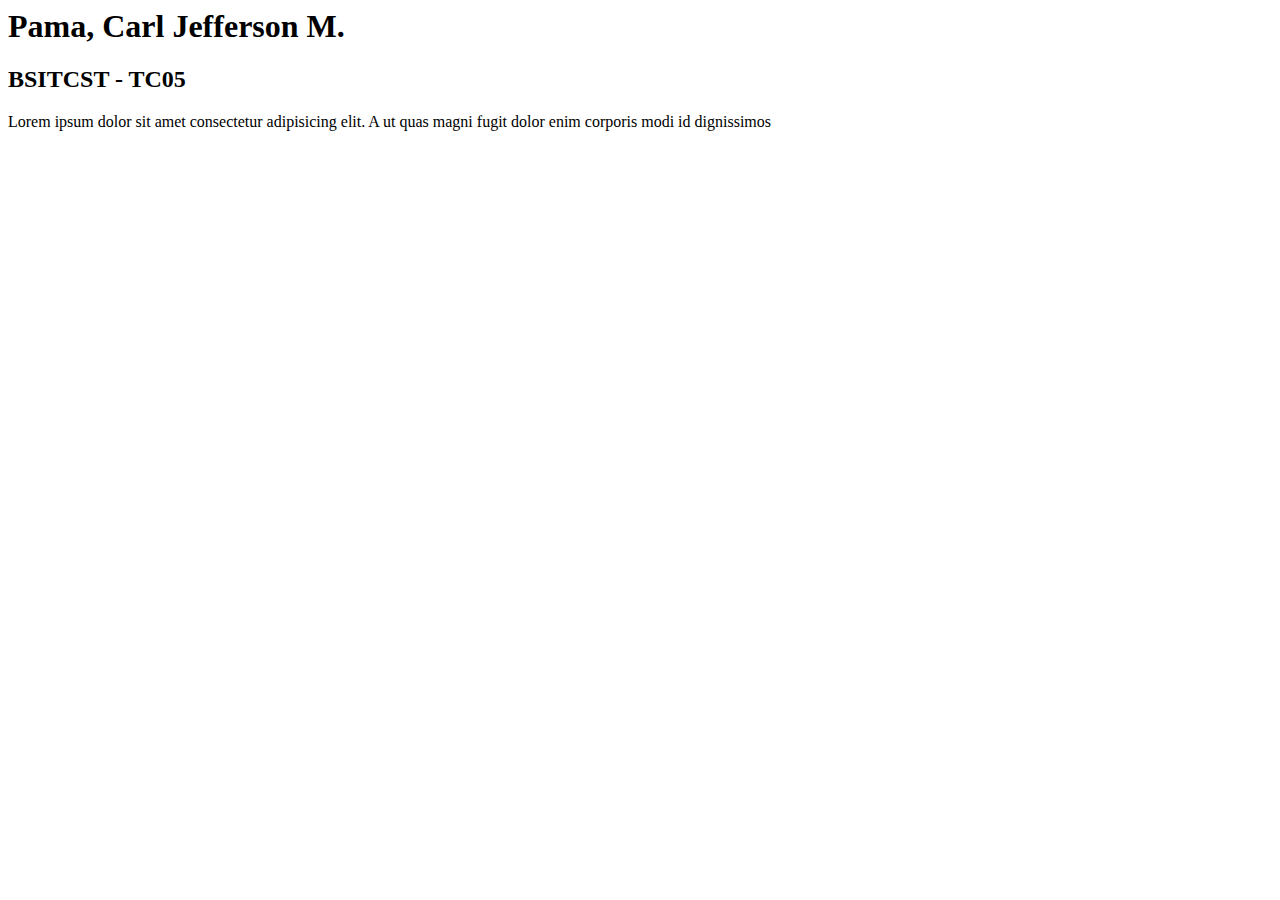
<file: index.html>
<html lang="en">
  <head>
    <title>IT0043 - TC05</title>
  </head>
  <body>
    <h1>Pama, Carl Jefferson M.</h1>
    <h2>BSITCST - TC05</h2>
    <p>Lorem ipsum dolor sit amet consectetur
    adipisicing elit. A ut quas magni fugit
    dolor enim corporis modi id dignissimos</p>
  </body>
</html>
</file>
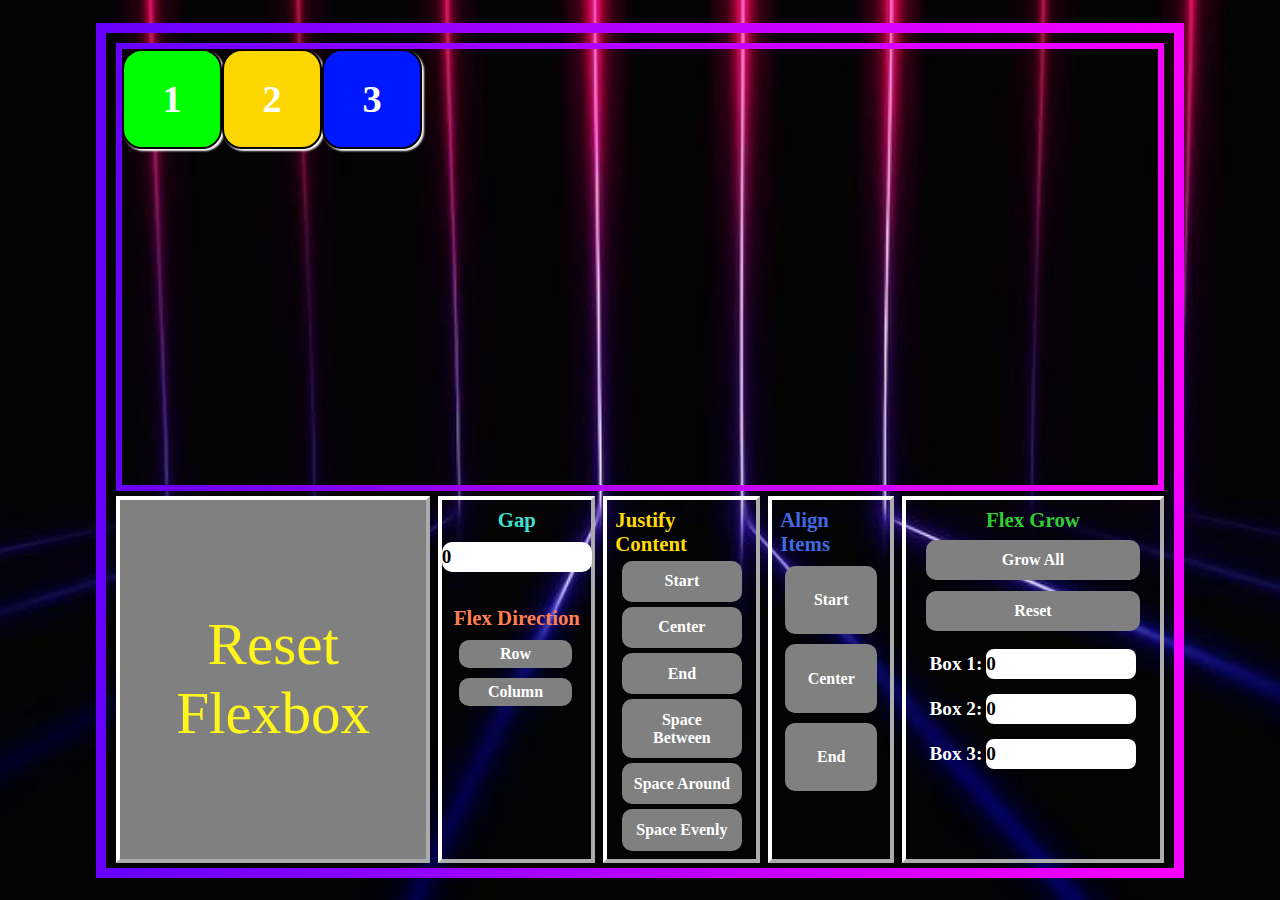
<file: Pama-Paquit_tsa7.html>
<!DOCTYPE html>

<html lang="en">

<head>

    <meta charset="UTF-8">

    <meta name="viewport" content="width=device-width, initial-scale=1.0">

    <title>FlexBox Simulator</title>

    <link rel="stylesheet" href="Pama_Paquit_tsa7.css">

</head>

<body>



    <div class="screen">

        

        <div class="calculator">

            

            <div class="calculator-screen" id="flexbox-container">

                <div class="box" id="box1" id="1">1</div>

                <div class="box" id="box2">2</div>

                <div class="box" id="box3">3</div>

            </div>



            <div class="calculator-buttons">

                

                <div class="reset" id="reset">

                    <button class="resetFlexbox" id="resetFlexbox">Reset Flexbox</button>

                </div>



                <div class="control-group" id="cg1">

                    <div class="cg1-top">

                        <label for="gap" class="mod-name" id="mod-name1">Gap</label>

                        <input type="number" id="gap" value="0" class="gap-blank" min="0">

                    </div>
                  
                    <div class="cg1-bottom">

                        <label class="mod-name" id="mod-name2">Flex Direction</label>

                        <button class="flex-direction" data-direction="row">Row</button>
    
                        <button class="flex-direction" data-direction="column">Column</button>

                    </div>


                </div>



                <div class="control-group" id="cg2">

                    <label class="mod-name" id="mod-name3">Justify Content</label>

                    <button class="justify-content" data-justify="flex-start">Start</button>

                    <button class="justify-content" data-justify="center">Center</button>

                    <button class="justify-content" data-justify="flex-end">End</button>

                    <button class="justify-content" data-justify="space-between">Space Between</button>

                    <button class="justify-content" data-justify="space-around">Space Around</button>

                    <button class="justify-content" data-justify="space-evenly">Space Evenly</button>

                </div>



                <div class="control-group" id="cg3">

                    <label class="mod-name" id="mod-name4">Align Items</label>

                    <button class="align-items" data-align="flex-start">Start</button>

                    <button class="align-items" data-align="center">Center</button>

                    <button class="align-items" data-align="flex-end">End</button>

                </div>



                <div class="control-group" id="cg4">

                    <label class="mod-name" id="mod-name5">Flex Grow</label>

                    <button id="growAll" class="grow-button">Grow All</button>

                    <button id="resetGrow" class="grow-button">Reset</button>

                    <div>

                        <label for="box1Grow" class="grow-name">Box 1:</label>

                        <input type="number" id="box1Grow" value="0" class="grow-blank">

                    </div>

                    <div>

                        <label for="box2Grow" class="grow-name">Box 2:</label>

                        <input type="number" id="box2Grow" value="0" class="grow-blank"> 

                    </div>

                    <div>

                        <label for="box3Grow" class="grow-name">Box 3:</label>

                        <input type="number" id="box3Grow" value="0" class="grow-blank">

                    </div>

                </div>

                

            </div>



        </div>

    </div>



    <script src="Pama_Paquit_tsa7.js"></script>

</body>

</html>
</file>
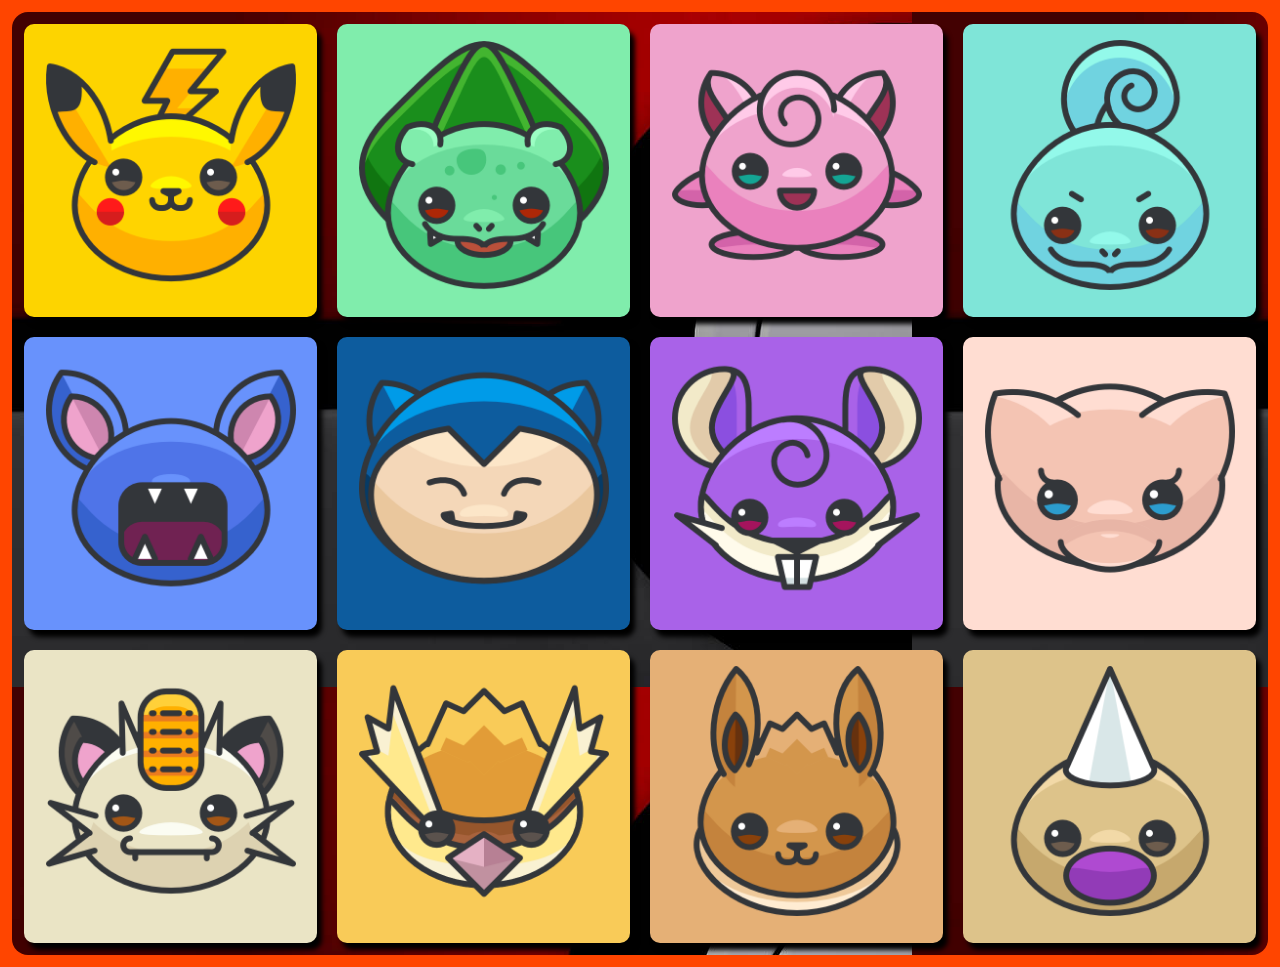
<file: Pama_mpe.html>
<!DOCTYPE html>
<html lang="en">
<head>
    <meta charset="UTF-8">
    <meta name="viewport" content="width=device-width, initial-scale=1.0">
    <title>POKEMON GRIDS: GENERATION TWO</title>
    <link rel="stylesheet" href="Pama_stylempe.css">
</head>
<body>
    <div class="container">
        <div class="box" id="b1">
            <img src="pikachu.png" alt="">
            <p>PIKACHU</p>
            <p class="type" id="electric">ELECTRIC</p>
            <img src="pokeball.png" alt="pokeball" class="pokeball">
        </div>
        <div class="box" id="b2">
            <img src="bulbasaur.png" alt="">
            <p>BULBASAUR</p>
            <p class="type" id="grass">GRASS</p>
            <p class="type" id="poison">POISON</p>
            <img src="pokeball.png" alt="pokeball" class="pokeball">
        </div>
        <div class="box" id="b3">
            <img src="jigglypuff.png" alt="">
            <p>JIGGLYPUFF</p>
            <p class="type" id="normal">NORMAL</p>
            <p class="type" id="fairy">FAIRY</p>
            <img src="pokeball.png" alt="pokeball" class="pokeball">
        </div>
        <div class="box" id="b4">
            <img src="squirtle.png" alt="">
            <p>SQUIRTLE</p>
            <p class="type" id="water">WATER</p>
            <img src="pokeball.png" alt="pokeball" class="pokeball">
        </div>
        <div class="box" id="b5">
            <img src="zubat.png" alt="">
            <p>ZUBAT</p>
            <p class="type" id="poison">POISON</p>
            <p class="type" id="flying">FLYING</p>
            <img src="pokeball.png" alt="pokeball" class="pokeball">
        </div>
        <div class="box" id="b6">
            <img src="snorlax.png" alt="">
            <p>SNORLAX</p>
            <p class="type" id="normal">NORMAL</p>
            <img src="pokeball.png" alt="pokeball" class="pokeball">
        </div>
        <div class="box" id="b7">
            <img src="rattata.png" alt="">
            <p>RATTATA</p>
            <p class="type" id="normal">NORMAL</p>
            <img src="pokeball.png" alt="pokeball" class="pokeball">
        </div>
        <div class="box" id="b8">
            <img src="mew.png" alt="">
            <p>MEW</p>
            <p class="type" id="psychic">PSYCHIC</p>
            <img src="pokeball.png" alt="pokeball" class="pokeball">
        </div>
        <div class="box" id="b9">
            <img src="meowth.png" alt="">
            <p>MEOWTH</p>
            <p class="type" id="normal">NORMAL</p>
            <img src="pokeball.png" alt="pokeball" class="pokeball">
        </div>
        <div class="box" id="b10">
            <img src="pidgey.png" alt="">
            <p>PIDGEY</p>
            <p class="type" id="normal">NORMAL</p>
            <p class="type" id="flying">FLYING</p>
            <img src="pokeball.png" alt="pokeball" class="pokeball">
        </div>
        <div class="box" id="b11">
            <img src="eevee.png" alt="">
            <p>EEVEE</p>
            <p class="type" id="normal">NORMAL</p>
            <img src="pokeball.png" alt="pokeball" class="pokeball">
        </div>
        <div class="box" id="b12">
            <img src="weedle.png" alt="">
            <p>WEEDLE</p>
            <p class="type" id="bug">BUG</p>
            <p class="type" id="poison">POISON</p>
            <img src="pokeball.png" alt="pokeball" class="pokeball">
        </div>
        

    </div>
    
    
</body>
</html>
</file>
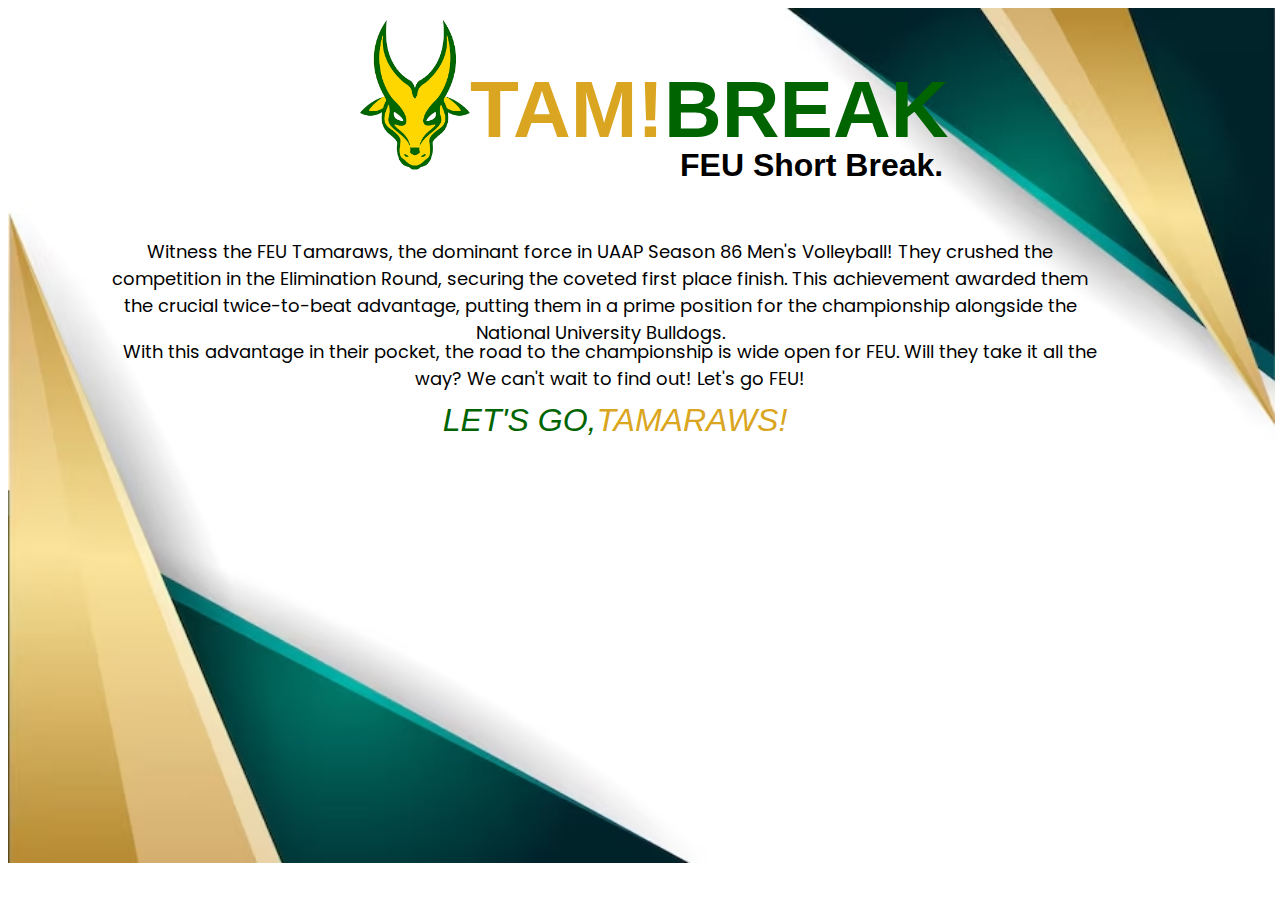
<file: PAMA_TSA3.html>
<!DOCTYPE html>
<html lang="en">
<head>
    <meta charset="UTF-8">
    <meta name="viewport" content="width=device-width, initial-scale=1.0">
    <title>CSS</title>
    <link rel="stylesheet" href="PAMA_TSA3.css">
<script type="text/javascript" src="https://gc.kis.v2.scr.kaspersky-labs.com/FD126C42-EBFA-4E12-B309-BB3FDD723AC1/main.js?attr=[base64]" nonce="d19fe78930f84a5ca5ed921a6388c549" charset="UTF-8"></script></head>
<body>
    <div class="FEUUU">
        <img src="FEUUU.png" alt="PIYUU" class="FEUUU">
    </div>
     <div class="FEUU">
        <img src="FEUU.jpg" alt="PIYU" class="FEUU">
     </div>
    
     

        
    <h1 class="heading">
        <span class="span1">TAM!</span><span class="span2">BREAK

        </span>
    </h1>
    <h2 class="subheading">
        FEU Short Break.
    </h2>
    <p class="p1">
        Witness the FEU Tamaraws, the dominant force in UAAP Season 86 Men's Volleyball! 
        They crushed the competition in the Elimination Round, securing the coveted first place finish. 
        This achievement awarded them the crucial twice-to-beat advantage, putting them in a prime position 
        for the championship alongside the National University Bulldogs. 
    </p>
    <p class="p2">
        With this advantage in their pocket, the road to the 
        championship is wide open for FEU.  Will they take it all the way? We can't wait to find out! Let's go FEU!
    </p>

    <p class="p3">
    <span class="span2">LET'S GO,</span><span class="span1">TAMARAWS!


    </span>
        
    </p>


    
    
    
    
</body>
</html>
</file>
<file: Pama_Paquit_tsa7.css>
* {

    padding: 0;

    border: 0;

    margin: 0;

    box-sizing: border-box;

    transition: all ease;

    transition-duration: 0.4s;

    font-family: Georgia, 'Times New Roman', Times, serif;

}



.screen {

    width: 100vw;

    height: 100vh;

    background-size: cover;

    background-position: top center;

    background-repeat: no-repeat;

    background-attachment: fixed;

    display: flex;

    align-items: center;

    justify-content: center;

    background-image: url(Background.png);

}

.calculator {

    border: 10px solid;

    border-image: linear-gradient(to right, #6700ff, #8a00ff, #b700ff, #da00ff, #f500ff) 1;
   

    width: 85vw;

    height: 95vh;

    padding: 10px;
    padding-bottom: 5px;

    display: flex;

    flex-direction: column;

    /* background: black; */

}



.calculator-screen {

    border: 6px solid;
    border-image: linear-gradient(to right, #6700ff, #8a00ff, #b700ff, #da00ff, #f500ff) 1;
    border-style: dotted;

    display: flex;

    width: 100%;

    height: 55%;

    align-items: flex-start;

}



.box {

    border: solid rgb(0, 0, 0) 2px;

    border-radius: 20px;

    display: flex;

    width: 100px;

    height: 100px;

    align-items: center;

    justify-content: center;

    font-size: 2.4rem;

    font-weight: 600;

}



#box1 {

    background-color: #00FF02;

    color: white;

    box-shadow: white 2px 2px 2px;

    
    
    

}



#box2 {

    background-color: #FFD700;

    color: white;

    box-shadow: white 2px 2px 2px;

}



#box3 {

    background-color: #0018FF;

    color: white;

    box-shadow: white 2px 2px 2px;

}

.calculator-buttons {

    display: flex;

    width: 100%;

    height: 45%;

    margin-top: 5px;

    justify-content: space-between;

    flex-direction: row;

    /* border: solid red 2px; */
}

button {

    padding: 5px 10px;

    border: none;

    background-color: gray;

    color: white;

    cursor: pointer;

}

button:hover {

    background-color: #252525;
    

}

.control-group {

    width: 15%;

    display: flex;

    flex-direction: column;

    align-items: flex-start;

    padding: 8px;

    gap: 5px;

    border: solid white 4px;
    border-style: outset;

}

#cg1 {
    display: flex;
    display: Flex;
    align-items: center;
    gap: 10%;
}

#cg2 {
    display: Flex;
    justify-content: center;
    align-items: center;
}

#cg3 {
    width: 12%;
    display: Flex;
    align-items: center;
    gap: 10px;
}

#cg4 {
    display: Flex;
    align-items: center;
    width: 25%;
}

.reset {

    width: 30%;

    display: flex;

}

.resetFlexbox {

    border: solid white 4px;

    border-style: outset;

    background-color: gray;

    cursor: pointer;

    width: 100%;

    font-size: 3.7rem;

    color: #fff41b;

}

.mod-name {
    display: flex;
    justify-content: center;
    align-items: center;
    font-size: 1.3rem;
    font-weight: 600;


    
}

#mod-name1{
    color: #40E0D0;
    

}
#mod-name2{
    color: #FF7F50;

}
#mod-name3{
    color: #FFDA03;

}
#mod-name4{
    color: #4169E1;


}
#mod-name5{
    color: #32CD32;
}




.gap-blank{
    max-width: 150px;
    height: 30px;
    font-size: 1.2rem;  
    margin-top: 10px;
    font-weight: 550;
    border-radius: 10px;
}

.flex-direction {
    display: flex;
    width: 90%;
    text-align: center;
    justify-content: center;
    align-items: center;
    border-radius: 10px;
    font-size: 1rem;
    font-weight: 550;
    margin: 5px;
    margin-top: 10px;
}

.justify-content {
    display: flex;
    flex-grow: 1;
    width: 90%;
    text-align: center;
    justify-content: center;
    align-items: center;
    border-radius: 10px;
    font-size: 1rem;
    font-weight: 550;
}

.align-items {
    display: flex;
    width: 90%;
    height: 20%;
    text-align: center;
    justify-content: center;
    align-items: center;
    border-radius: 10px;
    font-size: 1rem;
    font-weight: 550;
}

.grow-button{
    display: flex;
    width: 90%;
    height: 40px;
    text-align: center;
    justify-content: center;
    align-items: center;
    border-radius: 10px;
    font-size: 1rem;
    font-weight: 550;
    margin: 3px;
}

.grow-name{
    font-size: 1.2rem;
    font-weight: 600;
    color: white;
}

.grow-blank{
    max-width: 150px;
    height: 30px;
    font-size: 1.2rem;  
    margin-top: 10px;
    font-weight: 550;
    border-radius: 8px;
    background-color: white;

    color: black;   
}
</file>
<file: Pama_stylempe.css>
@import url('https://fonts.googleapis.com/css2?family=Exo+2:ital,wght@0,100..900;1,100..900&display=swap');

* {
    padding: 0;
    border: 0;
    margin: 0;
    box-sizing: border-box;
    
    ;
}
body{
    background-color: orangered;
}

.container{
    background-image: url(Pokemonbg.jpg);
    margin: 0.75rem;
    padding: 0.75rem;
    display: flex;
    justify-content: space-around;
    gap: 20px;
    flex-wrap: wrap;
    border-radius: 1rem;
    text-align: center;
}

.box{
    width: auto;
    height: auto;
    font-size: 3rem;
    padding: 1rem;
    text-align: center;
    border-radius: 10px;
    box-shadow: 5px 7px 5px;
    flex-grow: 1;
}

p{
    display: none;
    font-family: "Exo 2";
    font-size: larger;
    font-weight: bold;
}

.pokeball{
    display: none;
}

img{
    width: 250px;
}



@media (max-width: 1200px){
    .container{
        flex-direction: column;
        /* align-items: stretch; */
    }
     .box{
        align-items: center;
        display: flex;
        justify-content: space-between;

     }

    p{
        display: inline-block;
        font-size: 2rem;

    }
    .pokeball{
        display: inline-block;
        width: 50px;
        height: 50px;
    }

    img{
        width: 60px;
    }
    .box:hover{
        background-image: url(Gameboy.png);
    }
    .type{
        display: none;
    }


}

@media (max-width: 520px){
    .container{
        flex-direction: column;
    }
     .box{
        display: block;
        text-align: center;
     }
    p{
        display: block;
        font-size: 2rem;
        
    }
    .pokeball{
        display: none;
    
    }

    img{
        width: 60px;
    }
    .box:hover{
        background-image: url(Gameboy.png);
    }
    .type{
        display: inline-block;
        justify-content: center;
        width: 150px;
        padding: 0.4rem;
        margin: 0.2rem;
        border-radius: 10px;
    }

#electric{
    background-color: #ffdf3c;
    box-shadow: 2px 2px 2px 2px;
    font-weight: 300;
    font-size: large;
    font-style: oblique;
    color: black;
}

#grass{
    background-color: #2db463;
    box-shadow: 2px 2px 2px 2px;
    font-weight: 300;
    font-size: large;
    font-style: oblique;
    color: black;

}

#poison{
    background-color: #d2a0fd;
    box-shadow: 2px 2px 2px 2px;
    font-weight: 300;
    font-size: large;
    font-style: oblique;
    color: black;

}

#normal{
    background-color: rgb(180, 175, 175);
    box-shadow: 2px 2px 2px 2px;
    font-weight: 300;
    font-size: large;
    font-style: oblique;
    color: black;

}

#fairy{
    background-color: #f17fbc;
    box-shadow: 2px 2px 2px 2px;
    font-weight: 300;
    font-size: large;
    font-style: oblique;
    color: black;
}
#water{
    background-color: #42dec9;
    box-shadow: 2px 2px 2px 2px;
    font-weight: 300;
    font-size: large;
    font-style: oblique;
    color: black;
}

#flying{
    background-color: #94b1fc;
    box-shadow: 2px 2px 2px 2px;
    font-weight: 300;
    font-size: large;
    font-style: oblique;
    color: black;
}
#psychic{
    background-color: #ff79c0;
    box-shadow: 2px 2px 2px 2px;
    font-weight: 300;
    font-size: large;
    font-style: oblique;
    color: black;

}

#bug{
    background-color: rgb(75, 179, 75);
    box-shadow: 2px 2px 2px 2px;
    font-weight: 300;
    font-size: large;
    font-style: oblique;
    color: black;
}

}


#b1{
    background-color: #FDD400;
    
}

#b2{
    background-color: #80EDAC;
}

#b3{
    background-color: #EFA3CC;
}

#b4{
    background-color: #7FE5D8;
}

#b5{
    background-color: #6892FC;
}

#b6{
    background-color: #0D5C9E;
}

#b7{
    background-color: #A962E8;
}

#b8{
    background-color: #FFDDD2;
}

#b9{
    background-color: #EAE4C5;
}

#b10{
    background-color: #F9CB58;
}

#b11{
    background-color: #E5B076;
}

#b12{
    background-color: #DDC38A;
}
</file>
<file: PAMA_TSA3.css>
@import url('https://fonts.googleapis.com/css2?family=Poppins:ital,wght@0,100;0,200;0,300;0,400;0,500;0,600;0,700;0,800;0,900;1,100;1,200;1,300;1,400;1,500;1,600;1,700;1,800;1,900&display=swap');

.heading {
    animation-duration: 2s;
    animation-name:slideout;
  }
  
  @keyframes slideout {
    from {
      margin-left: 423px;
      width: 300%;
    }
  
    to {
      margin-left: 0%;
      width: 100%;
    }
  }



.FEUU{
    height: 95vh;
    width: 99vw;
    background-color: white;
}
.FEUUU{
    height: 150px;
    position: absolute;
    width: 110px;
    top: 10px;
    right: 400px;
    left: 180px;
    background-color: white;
}
.heading{
    font-family:Helvetica;
    font-size: 5rem;
    position:absolute;
    text-align:center;
    top: 10px;
    left: 470px;
    
    
}

.subheading{
    font-family: 'Helvetica';
    font-size: 2rem;
    position:absolute;
    text-align: center;
    top: 120px;
    left: 680px;
}

.p1{
    font-family:Poppins;
    font-size: large;
    position:absolute;
    text-align: center;
    top: 220px;
    right: 180px;
    left: 100px; 
    
}

.p2{
    font-family:Poppins;
    font-size: large;
    position:absolute;
    text-align: center;
    top: 320px;
    right: 180px;
    left: 120px; 
}

.p3{
    font-family:Arial, Helvetica, sans-serif;
    font-style: italic;
    font-size: 2rem;
    position:absolute;
    text-align: center;
    top: 370px;
    right: 180px;
    left: 130px;  
}

.span1{
    color:goldenrod;
}

.span2{
    color:darkgreen;
}
</file>
